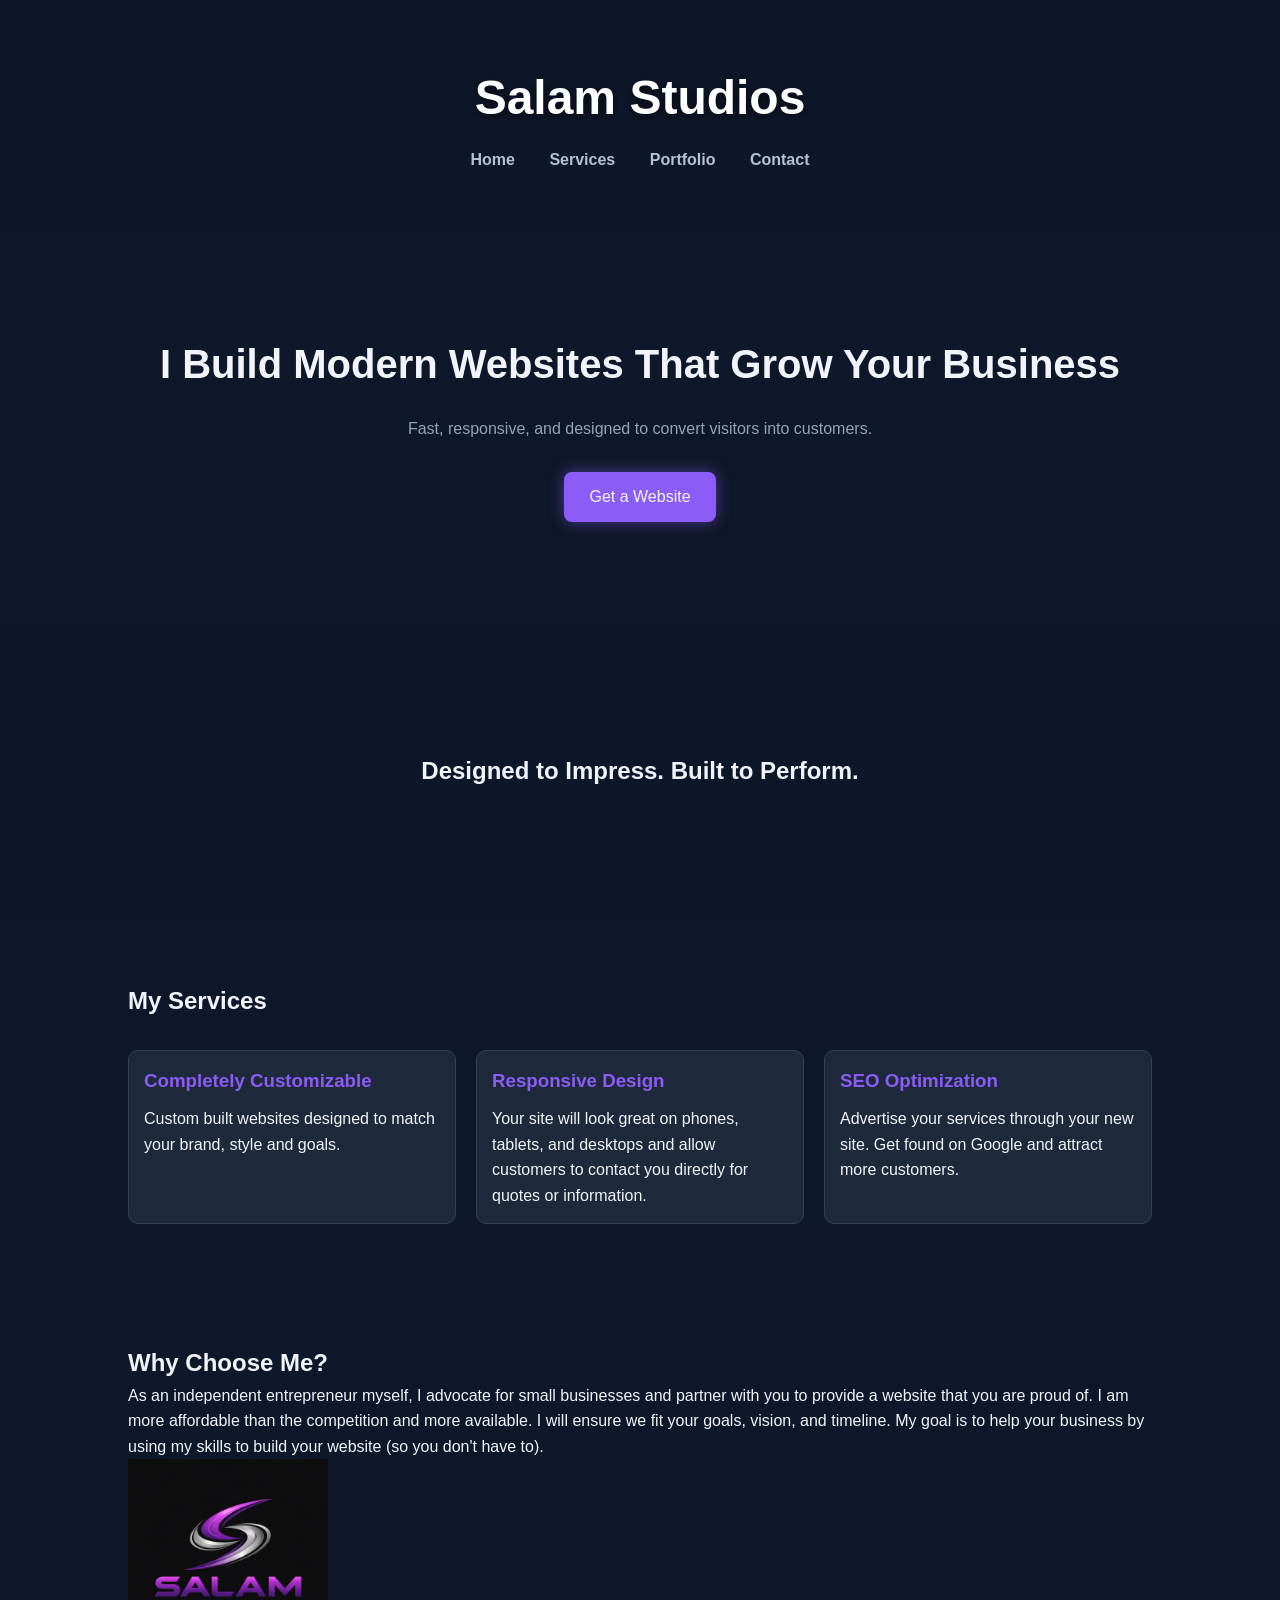
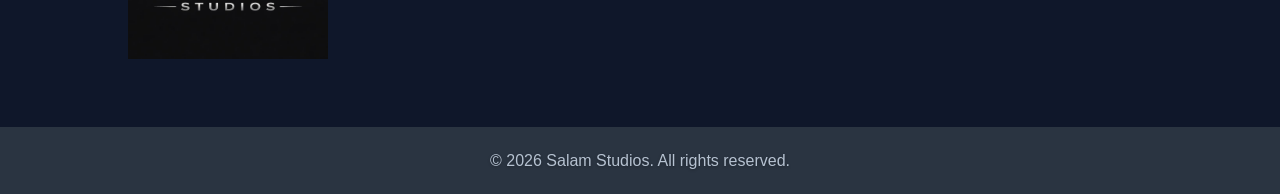
<file: index.html>
<!DOCTYPE html>
<html lang="en">
<head>
  <meta charset="UTF-8">
  <meta name="viewport" content="width=device-width, initial-scale=1.0">
  <title>Your Web Design Business</title>

  <!-- LINK TO CSS FILE -->
  <link rel="stylesheet" href="style.css">
</head>

<body>

<!-- FULL-WIDTH HEADER WITH TECH BACKGROUND -->
<header class="header-fullwidth">
  <div class="header-content">
    <h1>Salam Studios</h1>
    <nav>
      <a href="index.html">Home</a>
      <a href="services.html">Services</a>
      <a href="portfolio.html">Portfolio</a>
      <a href="contact.html">Contact</a>
    </nav>
  </div>
</header>

<!-- HERO SECTION -->
<section class="hero">
  <h2 class="fade-in">I Build Modern Websites That Grow Your Business</h2>
  <p class="fade-in-delay">
    Fast, responsive, and designed to convert visitors into customers.
  </p>
  <a href="contact.html" class="button fade-in-delay">Get a Website</a>
</section>

<!-- IMAGE STRIP -->
<section class="image-section">
  <h2>Designed to Impress. Built to Perform.</h2>
</section>

<!-- SERVICES -->
<section class="section">
  <h2 style="margin-bottom: 30px;">My Services</h2>

  <div class="services">
    <div class="card">
      <h3>Completely Customizable</h3>
      <p>Custom built websites designed to match your brand, style and goals.</p>
    </div>
    <div class="card">
      <h3>Responsive Design</h3>
      <p>Your site will look great on phones, tablets, and desktops and allow customers to contact you directly for quotes or information.</p>
    </div>

    <div class="card">
      <h3>SEO Optimization</h3>
      <p>Advertise your services through your new site. Get found on Google and attract more customers.</p>
    </div>
  </div>
</section>
<section class="section">
  <div class="why-container">

    <!-- TEXT LEFT -->
    <div class="why-text">
      <h2>Why Choose Me?</h2>
      <p>
        As an independent entrepreneur myself, I advocate for small businesses and partner with you to provide a website that you are proud of. I am more affordable than the competition and more available. I will ensure we fit your goals, vision, and timeline. My goal is to help your business by using my skills to build your website (so you don't have to).
      </p>
    </div>

    <!-- LOGO RIGHT -->
    <img src="SALAMM.jpeg" alt="Salam Studios Logo" style="width: 200px; height: 200px; object-fit: cover;" class="why-logo">

  </div>
</section>

<footer>
  <p> © 2026 Salam Studios. All rights reserved.</p>
</footer>

</body>
</html>
</file>
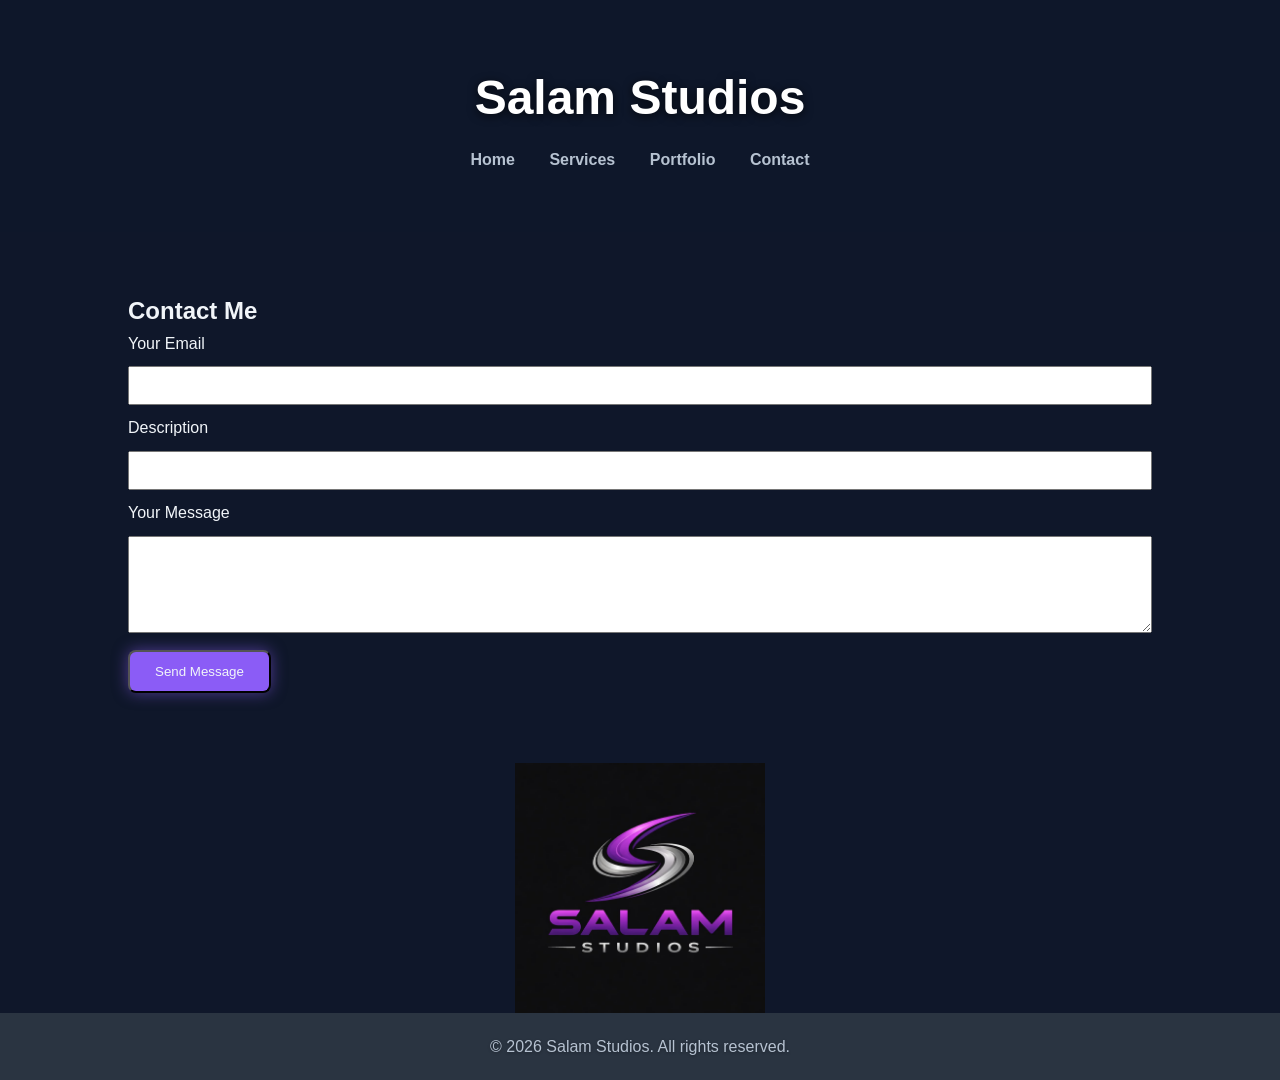
<file: contact.html>
<!DOCTYPE html>
<html lang="en">
<head>
  <meta charset="UTF-8">
  <meta name="viewport" content="width=device-width, initial-scale=1.0">
  <title>Your Web Design Business</title>

  <!-- LINK TO CSS FILE -->
  <link rel="stylesheet" href="style.css">
</head>

<body>

<!-- FULL-WIDTH HEADER WITH TECH BACKGROUND -->
<header class="header-fullwidth">
  <div class="header-content">
    <h1>Salam Studios</h1>
    <nav>
      <a href="index.html">Home</a>
      <a href="services.html">Services</a>
      <a href="portfolio.html">Portfolio</a>
      <a href="contact.html">Contact</a>
    </nav>
  </div>
</header>
<section class="section">
  <h2>Contact Me</h2>

  <form action="https://formspree.io/f/mkopgdwg" method="POST"> 
      <label for="email">Your Email</label>
    <input id="email" type="email" name="email" required style="width:100%; padding:10px; margin:10px 0;">

    <label for="Description">Description</label>
    <input id="name" type="text" name="name" required style="width:100%; padding:10px; margin:10px 0;">

  
    <label for="message">Your Message</label>
    <textarea id="message" name="message" rows="5" required style="width:100%; padding:10px; margin:10px 0;"></textarea>

   <!-- Honeypot field (spam protection) -->
  <input type="text" name="_gotcha" style="display:none">

  <button type="submit" class="button">Send Message</button>
</form>
  <p id="form-status" style="margin-top:10px;"></p>
</form>

</section>

<section>
<div style="display: flex; justify-content: center;">
  <img src="SALAMM.jpeg" 
       alt="Salam Studios Logo" 
       style="width: 250px; height: 250px; object-fit: cover;">
</div>

</section>
<footer>
  <p>© 2026 Salam Studios. All rights reserved.</p>
</footer>
</body>
</html>
</file>
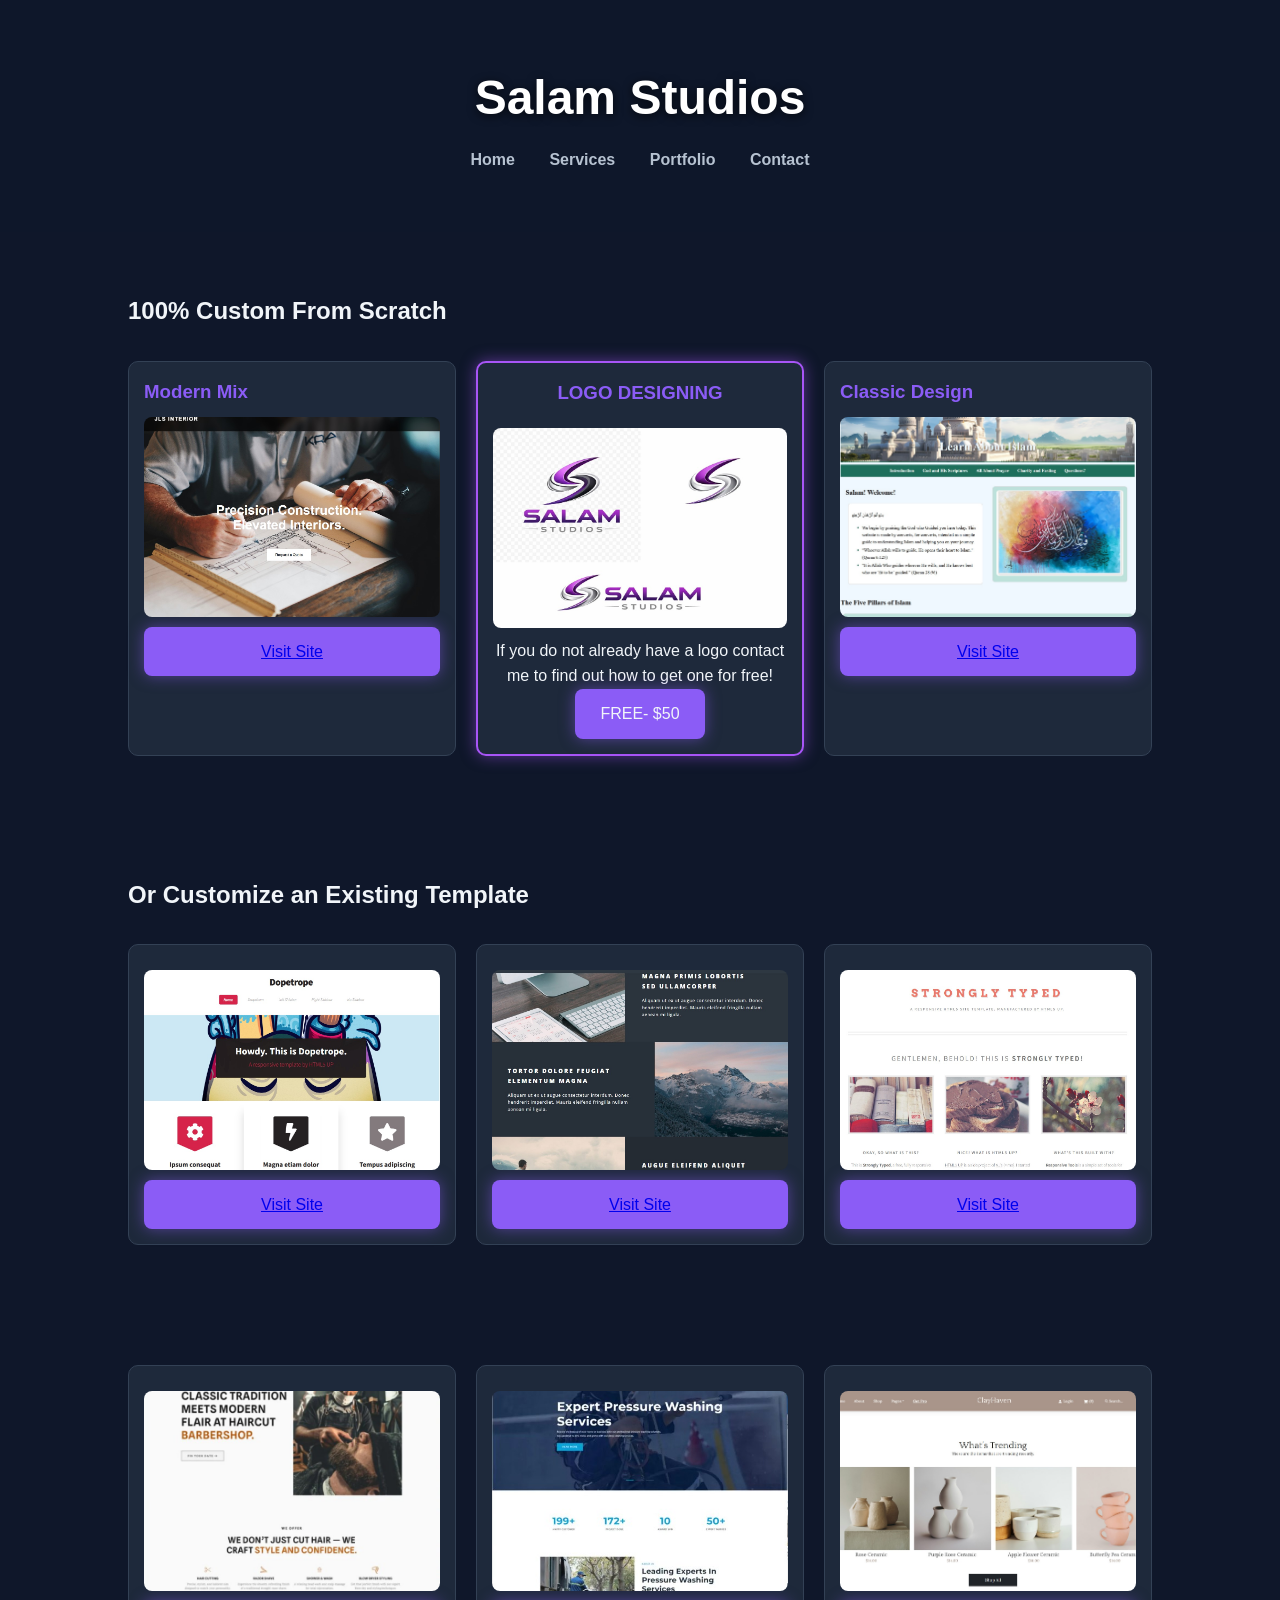
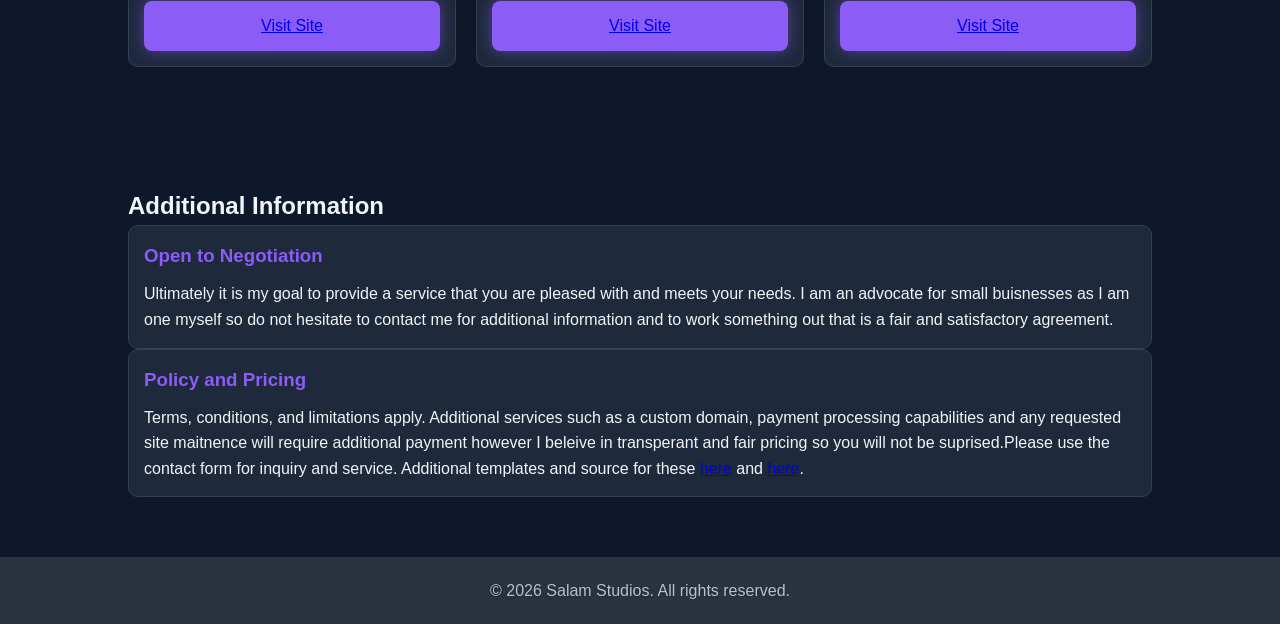
<file: portfolio.html>
<!DOCTYPE html>
<html lang="en">
<head>
  <meta charset="UTF-8">
  <meta name="viewport" content="width=device-width, initial-scale=1.0">
  <title>Your Web Design Business</title>

  <!-- LINK TO CSS FILE -->
  <link rel="stylesheet" href="style.css">
</head>

<body>

<!-- FULL-WIDTH HEADER WITH TECH BACKGROUND -->
<header class="header-fullwidth">
  <div class="header-content">
    <h1>Salam Studios</h1>
    <nav>
      <a href="index.html">Home</a>
      <a href="services.html">Services</a>
      <a href="portfolio.html">Portfolio</a>
      <a href="contact.html">Contact</a>
    </nav>
  </div>
</header>

</section>
</section>

<section class="section">
  <h2 style="margin-bottom: 30px;">100% Custom From Scratch</h2>

  <div class="services">

    <div class="card">
      <h3>Modern Mix</h3>
      <img src="Jorge.jpg" alt="Classic design">
      <div class="button" style="display: flex; flex-direction: column; align-items: center; text-align: center;">
        <a href="https://amandasotolongo5-droid.github.io/JLSInterior/" target="_blank">Visit Site</a>
      </div>
    </div>

<div class="card modern-mix" style="display: flex; flex-direction: column; align-items: center; text-align: center;">

      <h3>LOGO DESIGNING</h3>
      <img src="LOGOLOGO.jpg" alt="Modern design">
<p> If you do not already have a logo contact me to find out how to get one for free!</p>    
<div class="button">
 <div class="parent"> 
        <div class="price-tag">FREE- $50</div>  
      </div>
    </div>
</div>
    <div class="card">
      <h3>Classic Design</h3>
      <img src="simpleweb.jpg" alt="Bulk template">
      <div class="button" style="display: flex; flex-direction: column; align-items: center; text-align: center;">
       <a href="https://amandasotolongo5-droid.github.io/IslamSite/" target="_blank">Visit Site</a>
      </div>
    </div>

  </div>
</section>
</section>
<section class="section">
 

<h2 style="margin-bottom: 30px;">Or Customize an Existing Template</h2>


 
<section>
  <div class="services">
<div class="card">
      <h3></h3>
      <img src="Dope.jpg" alt="Bulk template">
      <div class="button" style="display: flex; flex-direction: column; align-items: center; text-align: center;">
        <a href="https://html5up.net/dopetrope" target="_blank">Visit Site</a>
      </div>
    </div>
    <div class="card">
      <h3></h3>
      <img src="SpectralDark.jpg" alt="Classic design">
      <div class="button" style="display: flex; flex-direction: column; align-items: center; text-align: center;">
        <a href="https://html5up.net/spectral" target="_blank">Visit Site</a>
      </div>
    </div>
 
    <div class="card">
      <h3></h3>
      <img src="Strong.jpg" alt="Modern design">
      <div class="button" style="display: flex; flex-direction: column; align-items: center; text-align: center;">
        <a href="https://html5up.net/strongly-typed" target="_blank">Visit Site</a>
      </div>
    </div>

   

  </div>
</section>
</section>
<section>
<section class="section">
  <div class="services">

    <div class="card">
      <h3></h3>
      <img src="Haircut.jpg" alt="Classic design">
      <div class="button" style="display: flex; flex-direction: column; align-items: center; text-align: center;">
        <a href="https://demo.templatesjungle.com/haircut/" target="_blank">Visit Site</a>
      </div>
    </div>

    <div class="card">
      <h3></h3>
      <img src="washing.jpg" alt="Modern design">
      <div class="button" style="display: flex; flex-direction: column; align-items: center; text-align: center;">
        <a href="https://demo.templatesjungle.com/jetwash/" target="_blank">Visit Site</a>
      </div>
    </div>

    <div class="card">
      <h3></h3>
      <img src="potterytemplate.jpg" alt="Bulk template">
      <div class="button" style="display: flex; flex-direction: column; align-items: center; text-align: center;">
        <a href="https://demo.templatesjungle.com/clayhaven/" target="_blank">Visit Site</a>
      </div>
    </div>

  </div>
</section>
</section>
<!-- SERVICES -->

<section class="section">
  <h2>Additional Information</h2>

 <div class="card">
    <h3>Open to Negotiation</h3>
    <p> Ultimately it is my goal to provide a service that you are pleased with and meets your needs. I am an advocate for small buisnesses as I am one myself so do not hesitate to contact me for additional information and to work something out that is a fair and satisfactory agreement.</p>
  </div>


  <div class="card">
    <h3>Policy and Pricing</h3>
    <p>Terms, conditions, and limitations apply. Additional services such as a custom domain, payment processing capabilities and any requested site maitnence will require additional payment however I beleive in transperant and fair pricing so you will not be suprised.Please use the contact form for inquiry and service. Additional templates and source for these <a href="https://templatesjungle.com/" target="here">here</a> and <a href="https://html5up.net/" target="here">here</a>.



</p>
  </div>

</section>

<footer>
  <p>© 2026 Salam Studios. All rights reserved.</p>
</footer>

</body>
</html>
</file>
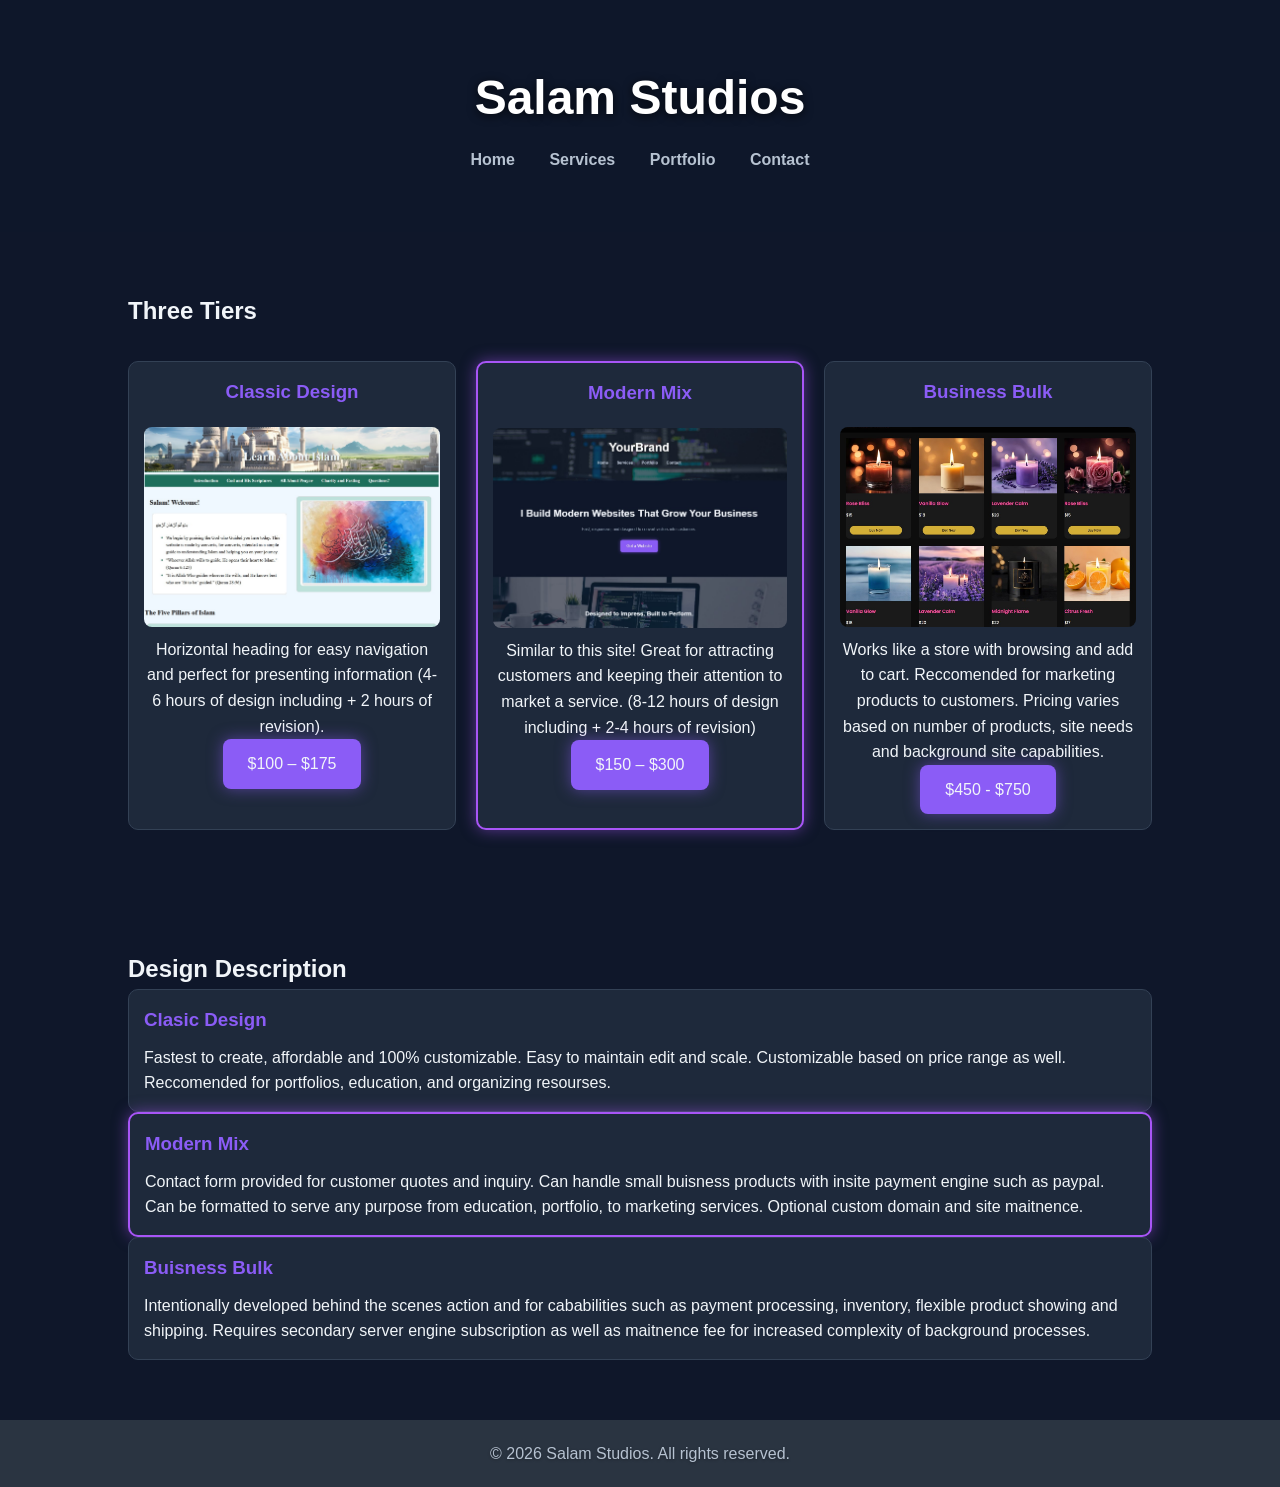
<file: services.html>
<!DOCTYPE html>
<html lang="en">
<head>
  <meta charset="UTF-8">
  <meta name="viewport" content="width=device-width, initial-scale=1.0">
  <title>Your Web Design Business</title>

  <!-- LINK TO CSS FILE -->
  <link rel="stylesheet" href="style.css">
</head>

<body>

<!-- FULL-WIDTH HEADER WITH TECH BACKGROUND -->
<header class="header-fullwidth">
  <div class="header-content">
    <h1>Salam Studios</h1>
    <nav>
      <a href="index.html">Home</a>
      <a href="services.html">Services</a>
      <a href="portfolio.html">Portfolio</a>
      <a href="contact.html">Contact</a>
    </nav>
  </div>
</header>

</section>


<section class="section">
  <h2 style="margin-bottom: 30px;">Three Tiers</h2>

  <div class="services">
    <div class="card" style="display: flex; flex-direction: column; align-items: center; text-align: center;">
      <h3>Classic Design</h3>
 <img src="simpleweb.jpg" alt="Classic design">
      <p>Horizontal heading for easy navigation and perfect for presenting information (4-6 hours of design including + 2 hours of revision). </p>
<div class="button">
<div>$100 – $175  
    </div> 
    </div>



    </div>
<div class="card modern-mix" style="display: flex; flex-direction: column; align-items: center; text-align: center;">

      <h3>Modern Mix</h3>

 <img src="yourbrand.jpg"alt="modern">
      <p> Similar to this site! Great for attracting customers and keeping their attention to market a service. (8-12 hours of design including + 2-4 hours of revision)</p>
<div class="parent"> 
<div class="button">
<div class="price-tag">$150 – $300 </div>  
    </div></div></div>


    <div class="card" style="display: flex; flex-direction: column; align-items: center; text-align: center;">
      <h3>Business Bulk</h3>
<img src="candlessite.jpg" alt="bulk">
      <p> Works like a store with browsing and add to cart. Reccomended for marketing products to customers. Pricing varies based on number of products, site needs and background site capabilities. </p>
<div class="button">
<div>$450 - $750  
    </div> 
    </div>

  
  </div>
</section>


<section class="section">
  <h2>Design Description</h2>

  <div class="card">
    <h3>Clasic Design</h3>
    <p>Fastest to create, affordable and 100% customizable. Easy to maintain edit and scale. Customizable based on price range as well. Reccomended for portfolios, education, and organizing resourses.</p>
  </div>


    <div class="card modern-purple">
 <h3>Modern Mix</h3>
    <p>Contact form provided for customer quotes and inquiry. Can handle small buisness products with insite payment engine such as paypal. Can be formatted to serve any purpose from education, portfolio, to marketing services. Optional custom domain and site maitnence. </p>
  </div>

  <div class="card">
    <h3>Buisness Bulk</h3>
    <p>Intentionally developed behind the scenes action and for cababilities such as payment processing, inventory, flexible product showing and shipping. Requires secondary server engine subscription as well as maitnence fee for increased complexity of background processes.</p>
  </div>

</section>

<footer>
  <p>© 2026 Salam Studios. All rights reserved.</p>
</footer>

</body>

</html>
</file>
<file: style.css>
:root {
  --bg-main: #0F172A;
  --bg-secondary: #1E293B;
  --accent: #8B5CF6;
  --accent-hover: #A78BFA;
  --text-main: #F1F5F9;
  --text-secondary: #94A3B8;
  --border: #334155;
}

* {
  margin: 0;
  padding: 0;
  box-sizing: border-box;
  font-family: Arial, sans-serif;
}

body {
  background-color: var(--bg-main);
  color: var(--text-main);
  line-height: 1.6;
}

/* FULL-WIDTH HEADER WITH LIGHT TECH BACKGROUND */
.header-fullwidth {
  background: url('https://images.unsplash.com/photo-1504639725590-34d0984388bd') center/cover no-repeat;
  padding: 60px 10%;
  text-align: center;
  position: relative;
}

/* DARK OVERLAY FOR READABILITY */
.header-fullwidth::after {
  content: "";
  position: absolute;
  inset: 0;
  background: rgba(15, 23, 42, 0.65); /* slightly lighter overlay */
  z-index: 0;
}

.header-fullwidth nav a {
  color: #B6C2D1; /* brighter soft white */
  margin: 0 15px;
  font-weight: 600;
  text-decoration: none;
  transition: 0.3s;
}
.header-fullwidth h1 {
  text-shadow: 0 2px 10px rgba(0,0,0,0.7);
}
.header-fullwidth nav a:hover {
  color: var(--accent);
}

/* KEEP TEXT ABOVE BACKGROUND */
.header-content {
  position: relative;
  z-index: 1;
}

/* OPTIONAL: slightly brighter brand text */
.header-fullwidth h1 {
  font-size: 3rem;
  margin-bottom: 10px;
  color: #FFFFFF; /* pure white */
}

/* HERO */
.hero {
  text-align: center;
  padding: 100px 20px;
}

.hero h2 {
  font-size: 2.5rem;
  margin-bottom: 20px;
}

.hero p {
  color: var(--text-secondary);
  margin-bottom: 30px;
}

/* BUTTON */
.button {
  background-color: var(--accent);
  color: var(--text-main);
  padding: 12px 25px;
  border-radius: 8px;
  text-decoration: none;
  transition: 0.3s;
  box-shadow: 0 0 15px rgba(139, 92, 246, 0.5);
  display: inline-block;
}

.button:hover {
  background-color: var(--accent-hover);
  transform: scale(1.05);
}

/* IMAGE SECTION */
.image-section {
  height: 300px;
  background: url('https://images.unsplash.com/photo-1498050108023-c5249f4df085') center/cover no-repeat;
  display: flex;
  align-items: center;
  justify-content: center;
  position: relative;
}

.image-section::after {
  content: "";
  position: absolute;
  inset: 0;
  background: rgba(15, 23, 42, 0.65);
}

.image-section h2 {
  position: relative;
  z-index: 1;
  color: var(--text-main);
}

/* SECTIONS */
.section {
  padding: 60px 10%;
}

/* SERVICES GRID */
.services {
  display: grid;
  grid-template-columns: repeat(auto-fit, minmax(250px, 1fr));
  gap: 20px;
}

/* CARDS */
.card {
  background-color: var(--bg-secondary);
  padding: 20px;
  border-radius: 10px;
  border: 1px solid var(--border);
  transition: 0.3s;
}

.card:hover {
  transform: translateY(-5px);
}

.card h3 {
  margin-bottom: 10px;
  color: var(--accent);
}

footer {
  text-align: center;
  padding: 20px;
  background-color: #2A3441;  
  border-top: 1px solid #2A3441; /* softer border for modern look */
  color: #B6C2D1 !important; /* matches nav links */
  text-shadow: 0 1px 3px rgba(0,0,0,0.3); /* subtle lift for readability */
}

/* ANIMATIONS */
.fade-in {
  opacity: 0;
  transform: translateY(20px);
  animation: fadeIn 1s ease forwards;
}

.fade-in-delay {
  opacity: 0;
  transform: translateY(20px);
  animation: fadeIn 1s ease forwards;
  animation-delay: 0.5s;
}

@keyframes fadeIn {
  to {
    opacity: 1;
    transform: translateY(0);
  }
}

@media (max-width: 768px) {
  .content-section {
    flex-direction: column;  /* stack vertically */
    gap: 15px;               /* optional smaller gap for mobile */
  }

  .text-column,
  .image-column {
    width: 100%;             /* take full width */
  }

  .image-column img {
    width: 100%;             /* make image responsive */
    height: auto;
  }
}

.image-card {
  padding: 10px;
  border-radius: 10px;
}

.card {
  padding: 15px;
}

.card img {
  width: 100%;
  height: 200px;
  object-fit: cover;
  margin: 10px 0;
  display: block;
}

.card img {
  border-radius: 8px;
}
.modern-mix {
    border: 2px solid #a855f7; /* nice modern purple */
    box-shadow: 0 0 15px rgba(168, 85, 247, 0.5);
}
/* MODERN MIX SPECIAL STYLE */
.modern-mix {
    border: 2px solid #a855f7;
    animation: glowPulse 2.5s infinite ease-in-out;
}

/* GLOW + PULSE ANIMATION */
@keyframes glowPulse {
    0% {
        box-shadow: 0 0 10px rgba(168, 85, 247, 0.4);
        transform: scale(1);
    }
    50% {
        box-shadow: 0 0 25px rgba(168, 85, 247, 0.9);
        transform: scale(1.03);
    }
    100% {
        box-shadow: 0 0 10px rgba(168, 85, 247, 0.4);
        transform: scale(1);
    }
}

.modern-purple {
    border: 2px solid #a855f7; /* nice modern purple */
    box-shadow: 0 0 15px rgba(168, 85, 247, 0.5);

.card {
  position: relative; /* important for positioning */
  padding: 20px;
}

.card-grey {
    border: 2px solid #a855f7; /* nice modern purple */
    box-shadow: 0 0 15px rgba(168, 85, 247, 0.5);

.button-grey {
  background-color: #334155;
  color: var(--text-main);
  padding: 12px 25px;
  border-radius: 8px;
  text-decoration: none;
  transition: 0.3s;
  box-shadow: 0 0 15px rgba(139, 92, 246, 0.5);
  display: inline-block;
}

/* BUTTON */
.button {
  background-color: var(--accent);
  color: var(--text-main);
  padding: 12px 25px;
  border-radius: 8px;
  text-decoration: none;
  transition: 0.3s;
  box-shadow: 0 0 15px rgba(139, 92, 246, 0.5);
  display: inline-block;
  margin: 0 auto;
  text-align: center; /* horizontally centers inline or inline-block elements */
  display: flex;
  justify-content: center;
}

.button:hover {
  background-color: var(--accent-hover);
  transform: scale(1.05);
}
.parent {
  text-align: center; /* horizontally centers inline or inline-block elements */
display: flex;
justify-content: center; /* centers horizontally */
  /* optional: align-items: center;  <-- for vertical centering */
}
.why-container {
  display: flex;
  align-items: center;
  justify-content: space-between;
  gap: 20px;
}

.why-text {
  flex: 1;
  max-width: 600px;
}

.why-logo {
  width: 60px;
  height: 60px;
  object-fit: cover;
  border-radius: 50%;
  flex-shrink: 0;
}

/* Mobile layout */
@media (max-width: 600px) {
  .why-container {
    flex-direction: column;
    text-align: center;
  }

  /* Logo on top (remove this if you want it below instead) */
  .why-logo {
    order: -1;
  }
}
</file>
